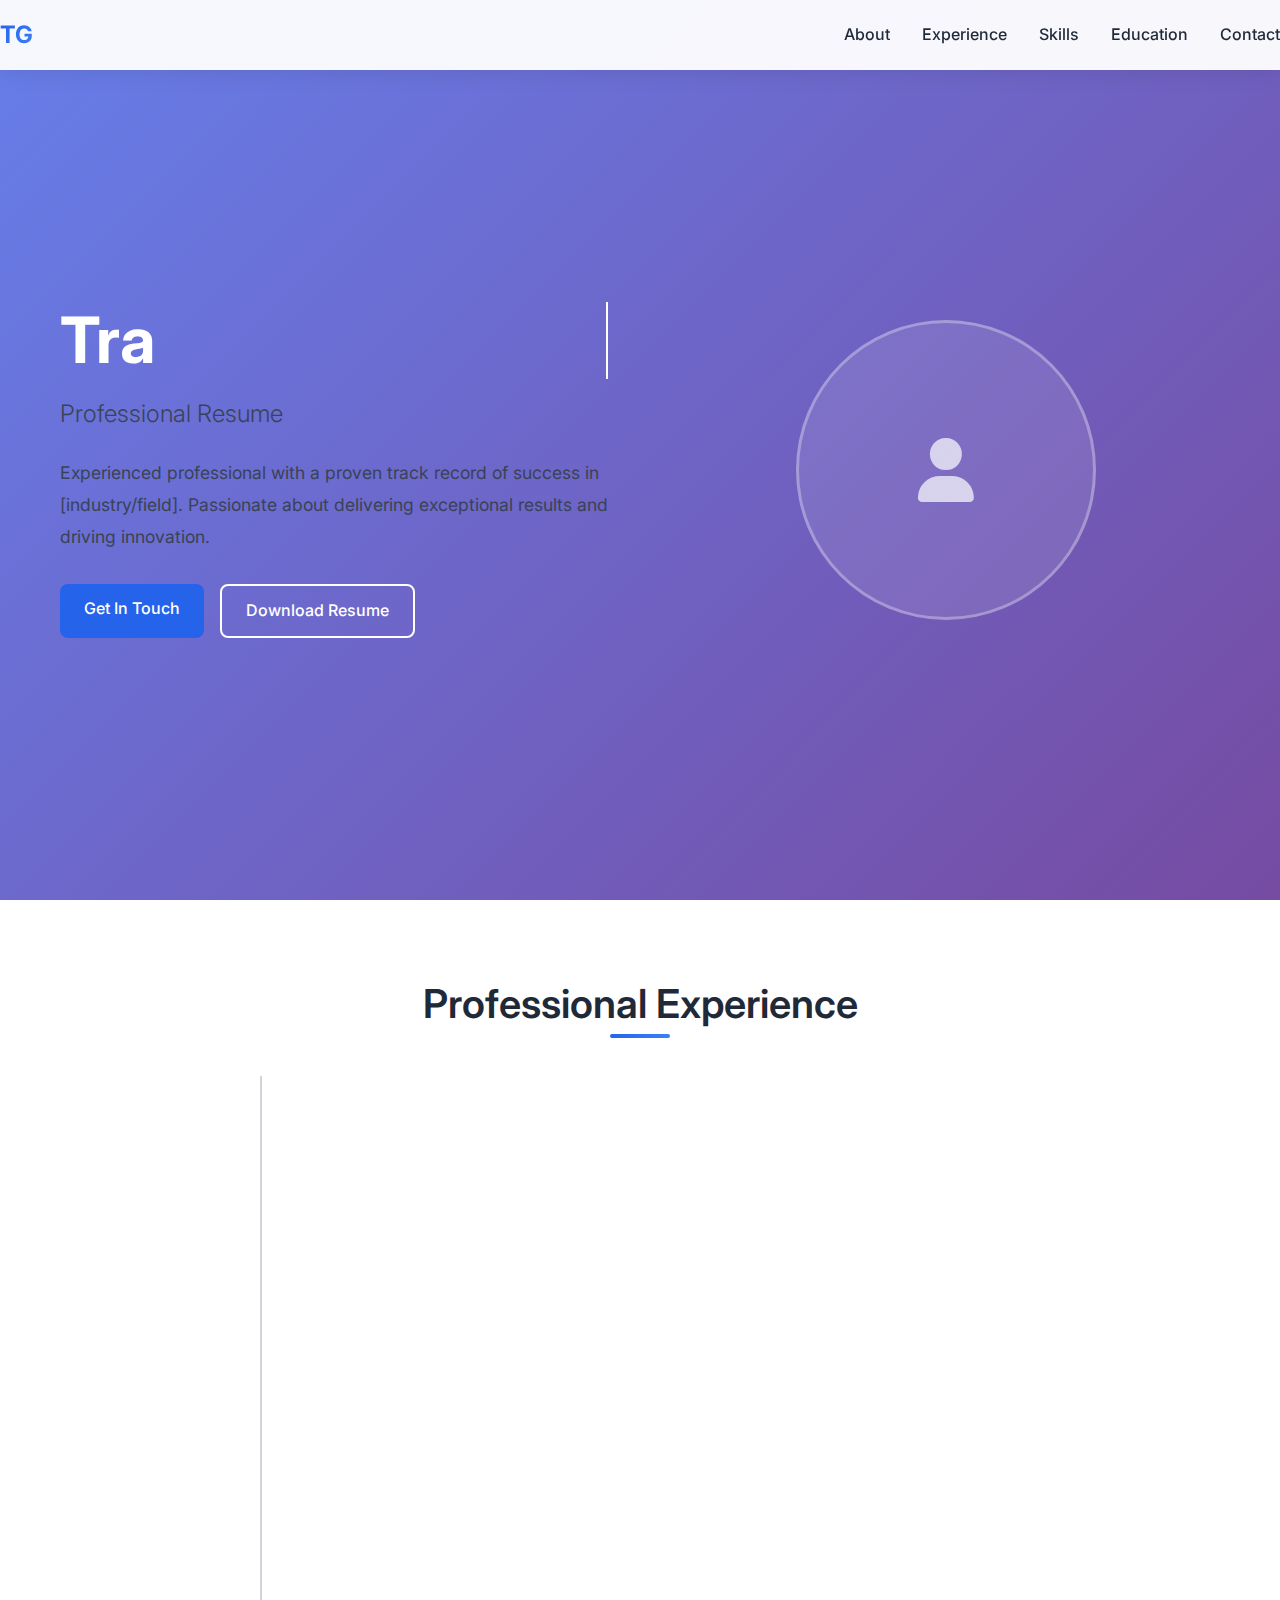
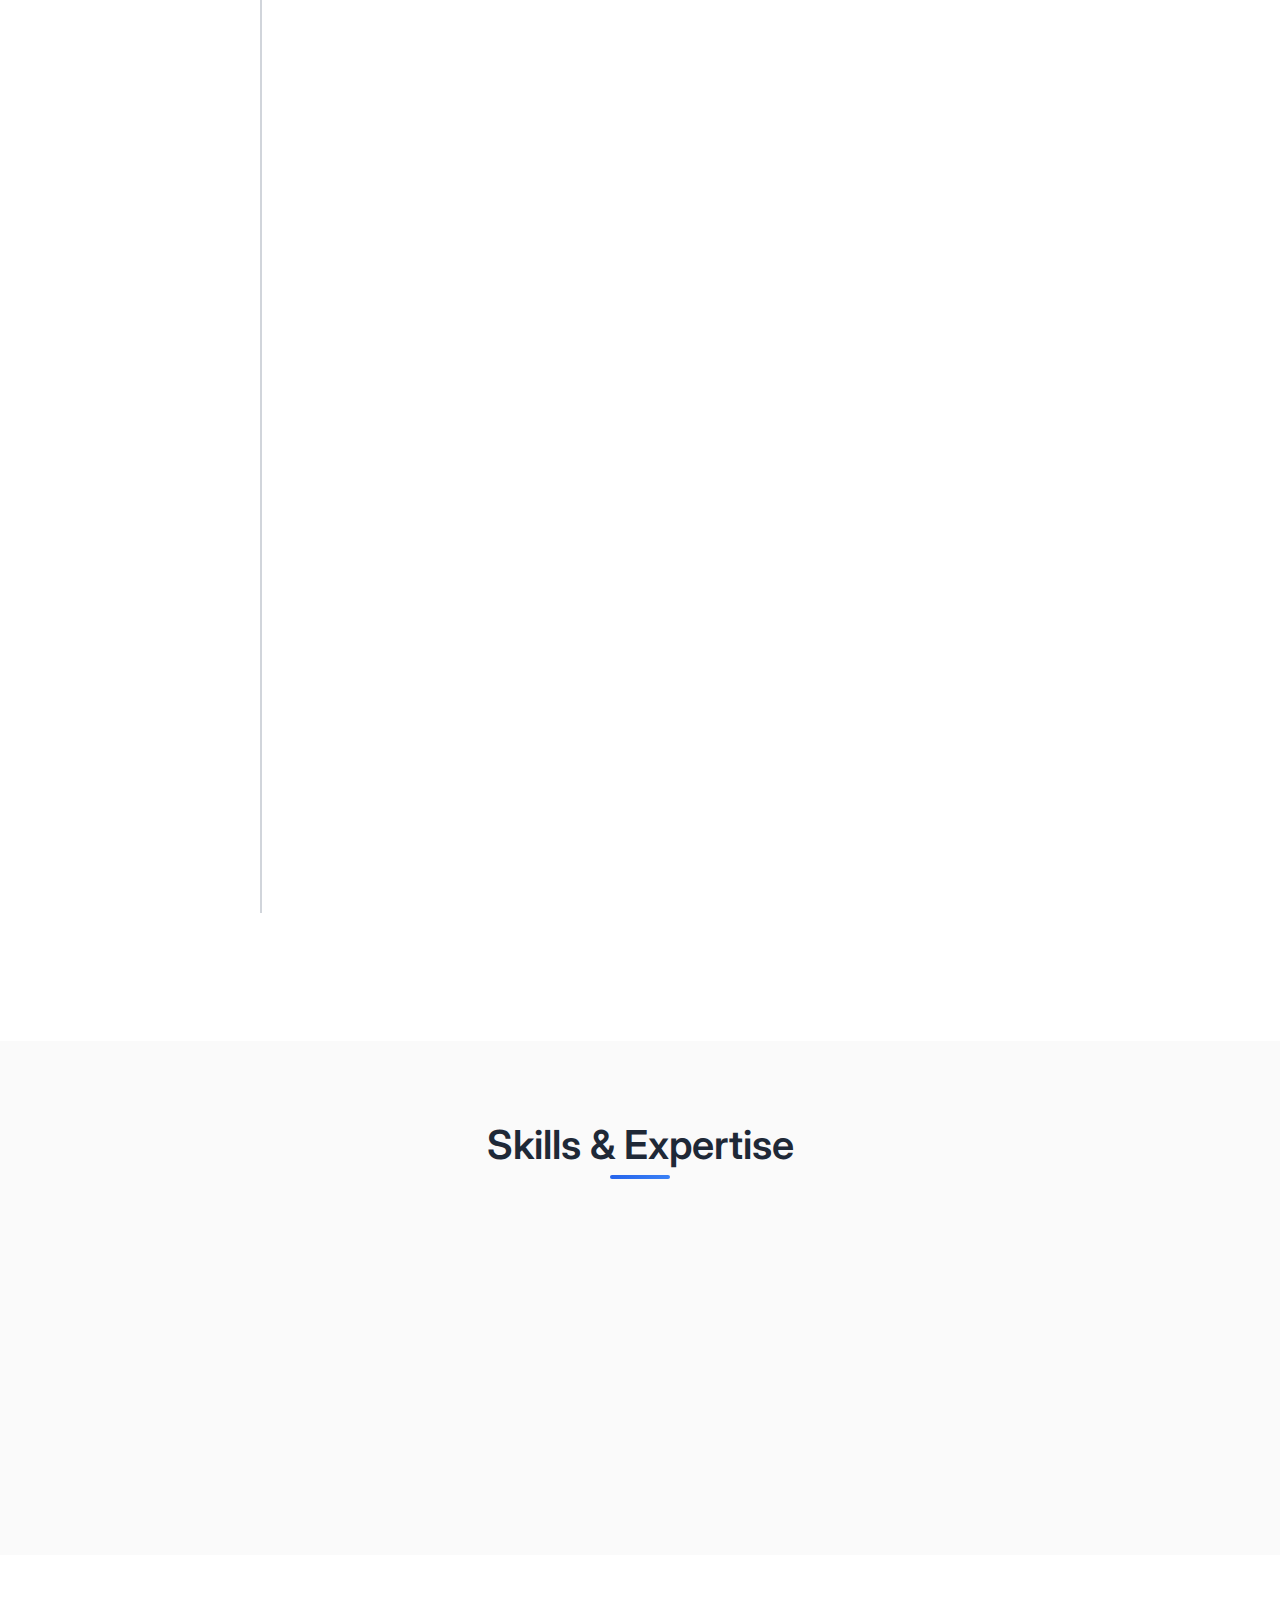
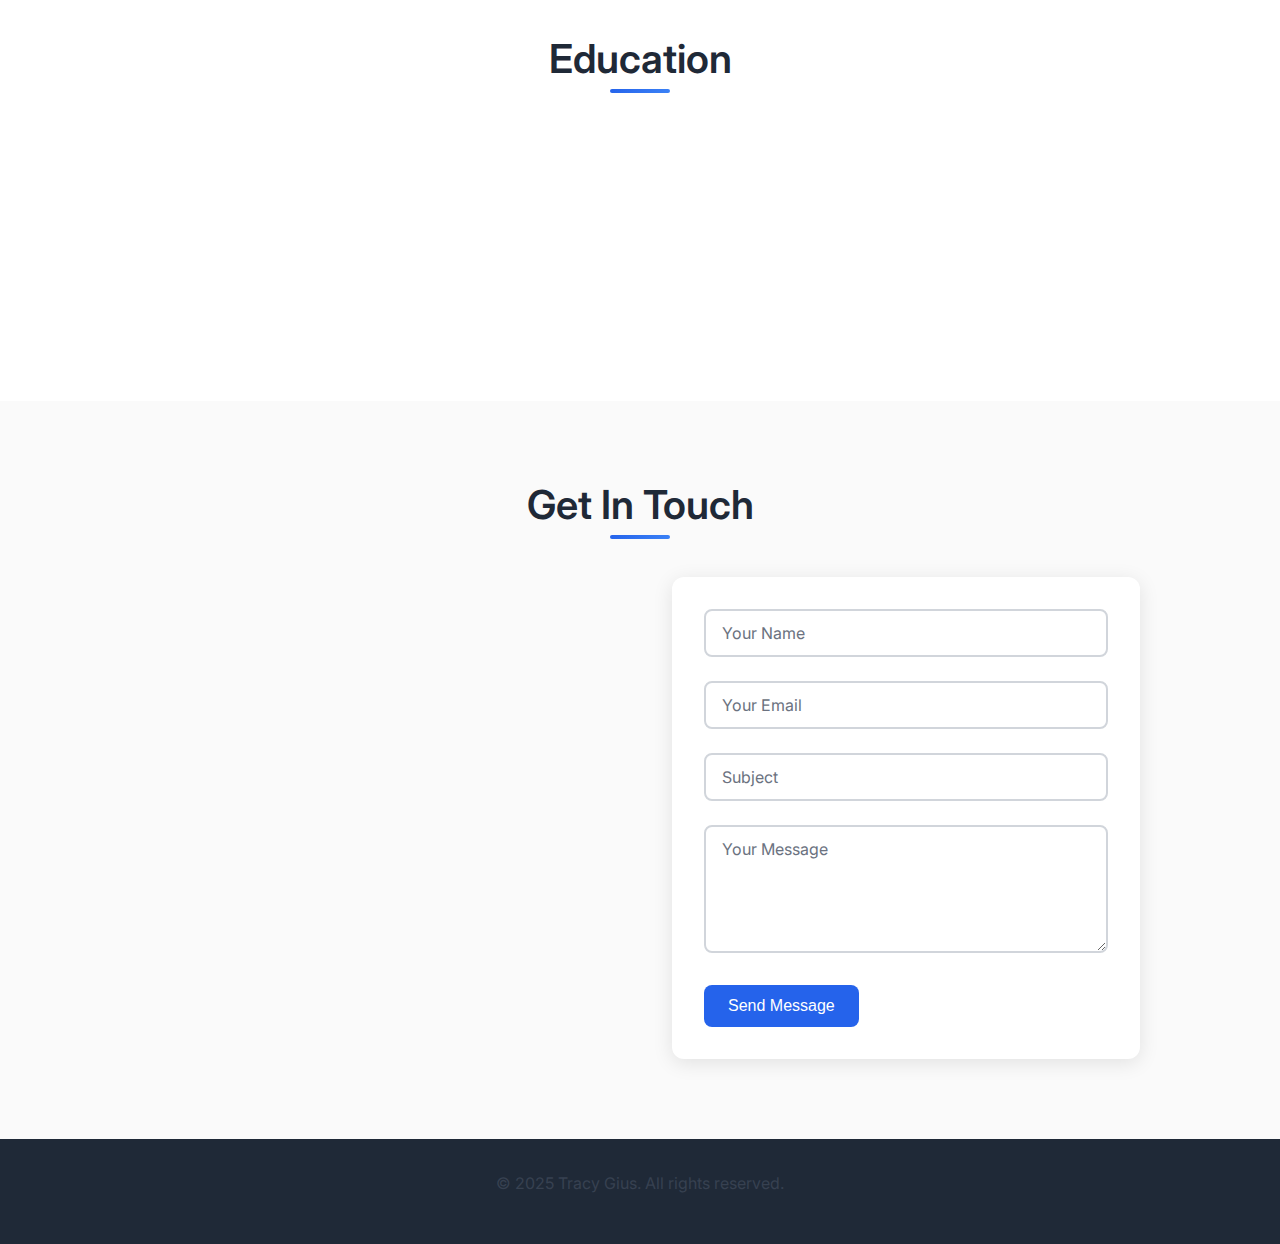
<file: index.html>
<!DOCTYPE html>
<html lang="en">
<head>
    <meta charset="UTF-8">
    <meta name="viewport" content="width=device-width, initial-scale=1.0">
    <title>Tracy Gius - Professional Resume</title>
    <link rel="stylesheet" href="style.css">
    <link href="https://fonts.googleapis.com/css2?family=Inter:wght@300;400;500;600;700&display=swap" rel="stylesheet">
    <link rel="stylesheet" href="https://cdnjs.cloudflare.com/ajax/libs/font-awesome/6.0.0/css/all.min.css">
</head>
<body>
    <header class="header">
        <nav class="nav">
            <div class="nav-container">
                <div class="nav-brand">TG</div>
                <ul class="nav-menu">
                    <li><a href="#about">About</a></li>
                    <li><a href="#experience">Experience</a></li>
                    <li><a href="#skills">Skills</a></li>
                    <li><a href="#education">Education</a></li>
                    <li><a href="#contact">Contact</a></li>
                </ul>
                <div class="nav-toggle">
                    <span></span>
                    <span></span>
                    <span></span>
                </div>
            </div>
        </nav>
    </header>

    <main>
        <!-- Hero Section -->
        <section class="hero" id="about">
            <div class="container">
                <div class="hero-content">
                    <div class="hero-text">
                        <h1 class="hero-title">Tracy Gius</h1>
                        <p class="hero-subtitle">Professional Resume</p>
                        <p class="hero-description">
                            Experienced professional with a proven track record of success in [industry/field]. 
                            Passionate about delivering exceptional results and driving innovation.
                        </p>
                        <div class="hero-actions">
                            <a href="#contact" class="btn btn-primary">Get In Touch</a>
                            <a href="#" class="btn btn-secondary" id="download-resume">Download Resume</a>
                        </div>
                    </div>
                    <div class="hero-image">
                        <div class="profile-placeholder">
                            <i class="fas fa-user"></i>
                        </div>
                    </div>
                </div>
            </div>
        </section>

        <!-- Experience Section -->
        <section class="section" id="experience">
            <div class="container">
                <h2 class="section-title">Professional Experience</h2>
                <div class="timeline">
                    <div class="timeline-item">
                        <div class="timeline-marker"></div>
                        <div class="timeline-content">
                            <h3 class="job-title">Senior Software Engineer</h3>
                            <p class="company">Microsoft</p>
                            <p class="duration">April 2017 – December 2024</p>
                            <p style="color: #6b7280; font-size: 0.9rem; margin-bottom: 1rem;">Viva Engage Engineering Systems Team</p>
                            <ul class="job-description">
                                <li>Served as team scrum master. Run retrospective and planning meetings. Implemented support for language/SDK version updates in build infrastructure.</li>
                                <li>Maintained and created Docker Images used by build and release infrastructure. Wrote and evaluated quarterly team objectives in conjunction with leadership's business objectives.</li>
                                <li>Guided migration from monolithic Node repository from Lerna to Rush. Ensured that migration was compatible with their build infrastructure.</li>
                                <li>Created and managed templated continuous-integration and continuous-delivery pipelines including their policies, builds and deploys of 100+ Dockerized services.</li>
                                <li>Convert build pipelines from UI configured to YAML managed pipelines, allowing CI infrastructure changes to be reviewed and committed like any other code.</li>
                                <li>Migrated legacy devops systems (Team city, Travis, Jira, etc.) into Azure Devops and Azure. Clearly communicated benefits to teams.</li>
                            </ul>
                        </div>
                    </div>

                    <div class="timeline-item">
                        <div class="timeline-marker"></div>
                        <div class="timeline-content">
                            <h3 class="job-title">Quality Software Engineer</h3>
                            <p class="company">Dell EMC</p>
                            <p class="duration">March 2015 - March 2017</p>
                            <ul class="job-description">
                                <li>Open Source Project Rack HD - Platform agnostic management and orchestration of physical hardware.</li>
                                <li>SCRUM Master for multiple teams in diverse locations.</li>
                                <li>Maintain and manage Continuous Integration Test Servers. Integration with Jenkins and Travis CI.</li>
                                <li>Developed code quality standards and drove adoption of high quality review practices.</li>
                                <li>Presented Agile practices and benefits to traditional Waterfall teams.</li>
                            </ul>
                        </div>
                    </div>

                    <div class="timeline-item">
                        <div class="timeline-marker"></div>
                        <div class="timeline-content">
                            <h3 class="job-title">Software Engineer</h3>
                            <p class="company">Renasar Technologies (acquired by Dell EMC)</p>
                            <p class="duration">August 2014 - March 2015</p>
                            <ul class="job-description">
                                <li>Responsible for QA efforts of Renasar's converged infrastructure platform.</li>
                                <li>Extensive manual and automated integration testing of the backend server and User Interface.</li>
                                <li>Owned the company's Jenkin's based continuous integration system.</li>
                                <li>Provided feedback on development designs testability.</li>
                                <li>Reported on code coverage and enhanced suites where needed.</li>
                            </ul>
                        </div>
                    </div>
                </div>
            </div>
        </section>

        <!-- Skills Section -->
        <section class="section" id="skills">
            <div class="container">
                <h2 class="section-title">Skills & Expertise</h2>
                <div class="skills-grid">
                    <div class="skill-category">
                        <h3 class="skill-category-title">Languages</h3>
                        <div class="skill-tags">
                            <span class="skill-tag">Go</span>
                            <span class="skill-tag">Java</span>
                            <span class="skill-tag">Bash</span>
                            <span class="skill-tag">JavaScript</span>
                            <span class="skill-tag">Ruby</span>
                            <span class="skill-tag">Python</span>
                        </div>
                    </div>

                    <div class="skill-category">
                        <h3 class="skill-category-title">Libraries/Tools</h3>
                        <div class="skill-tags">
                            <span class="skill-tag">Azure DevOps</span>
                            <span class="skill-tag">Azure</span>
                            <span class="skill-tag">Kubernetes</span>
                            <span class="skill-tag">Git</span>
                            <span class="skill-tag">Docker</span>
                            <span class="skill-tag">Power BI</span>
                            <span class="skill-tag">Kusto Query Language</span>
                        </div>
                    </div>

                    <div class="skill-category">
                        <h3 class="skill-category-title">Other</h3>
                        <div class="skill-tags">
                            <span class="skill-tag">Agile Trained</span>
                            <span class="skill-tag">Linux</span>
                        </div>
                    </div>
                </div>
            </div>
        </section>

        <!-- Education Section -->
        <section class="section" id="education">
            <div class="container">
                <h2 class="section-title">Education</h2>
                <div class="education-grid">
                    <div class="education-item">
                        <div class="education-icon">
                            <i class="fas fa-graduation-cap"></i>
                        </div>
                        <div class="education-content">
                            <h3 class="degree">Master of Software Engineering (MSSE)</h3>
                            <p class="institution">Seattle University, Seattle, WA</p>
                            <p class="graduation-year">Emphasis: Software Project Planning/Management</p>
                        </div>
                    </div>

                    <div class="education-item">
                        <div class="education-icon">
                            <i class="fas fa-graduation-cap"></i>
                        </div>
                        <div class="education-content">
                            <h3 class="degree">Bachelor of Science (BS), Software Engineering</h3>
                            <p class="institution">California Polytechnic State University, San Luis Obispo, CA</p>
                        </div>
                    </div>
                </div>
            </div>
        </section>

        <!-- Contact Section -->
        <section class="section" id="contact">
            <div class="container">
                <h2 class="section-title">Get In Touch</h2>
                <div class="contact-content">
                    <div class="contact-info">
                        <div class="contact-item">
                            <i class="fas fa-envelope"></i>
                            <div>
                                <h4>Email</h4>
                                <p><a href="mailto:tldavies87@gmail.com">tldavies87@gmail.com</a></p>
                            </div>
                        </div>
                        <div class="contact-item">
                            <i class="fas fa-map-marker-alt"></i>
                            <div>
                                <h4>Location</h4>
                                <p>Seattle, WA</p>
                            </div>
                        </div>
                        <div class="contact-item">
                            <i class="fab fa-linkedin"></i>
                            <div>
                                <h4>LinkedIn</h4>
                                <p><a href="https://www.linkedin.com/in/daviestracy/" target="_blank" rel="noopener noreferrer">linkedin.com/in/daviestracy</a></p>
                            </div>
                        </div>
                    </div>
                    <div class="contact-form">
                        <form id="contact-form">
                            <div class="form-group">
                                <input type="text" id="name" name="name" placeholder="Your Name" required>
                            </div>
                            <div class="form-group">
                                <input type="email" id="email" name="email" placeholder="Your Email" required>
                            </div>
                            <div class="form-group">
                                <input type="text" id="subject" name="subject" placeholder="Subject" required>
                            </div>
                            <div class="form-group">
                                <textarea id="message" name="message" placeholder="Your Message" rows="5" required></textarea>
                            </div>
                            <button type="submit" class="btn btn-primary">Send Message</button>
                        </form>
                    </div>
                </div>
            </div>
        </section>
    </main>

    <footer class="footer">
        <div class="container">
            <p>&copy; 2025 Tracy Gius. All rights reserved.</p>
        </div>
    </footer>

    <script src="script.js"></script>
</body>
</html>
</file>
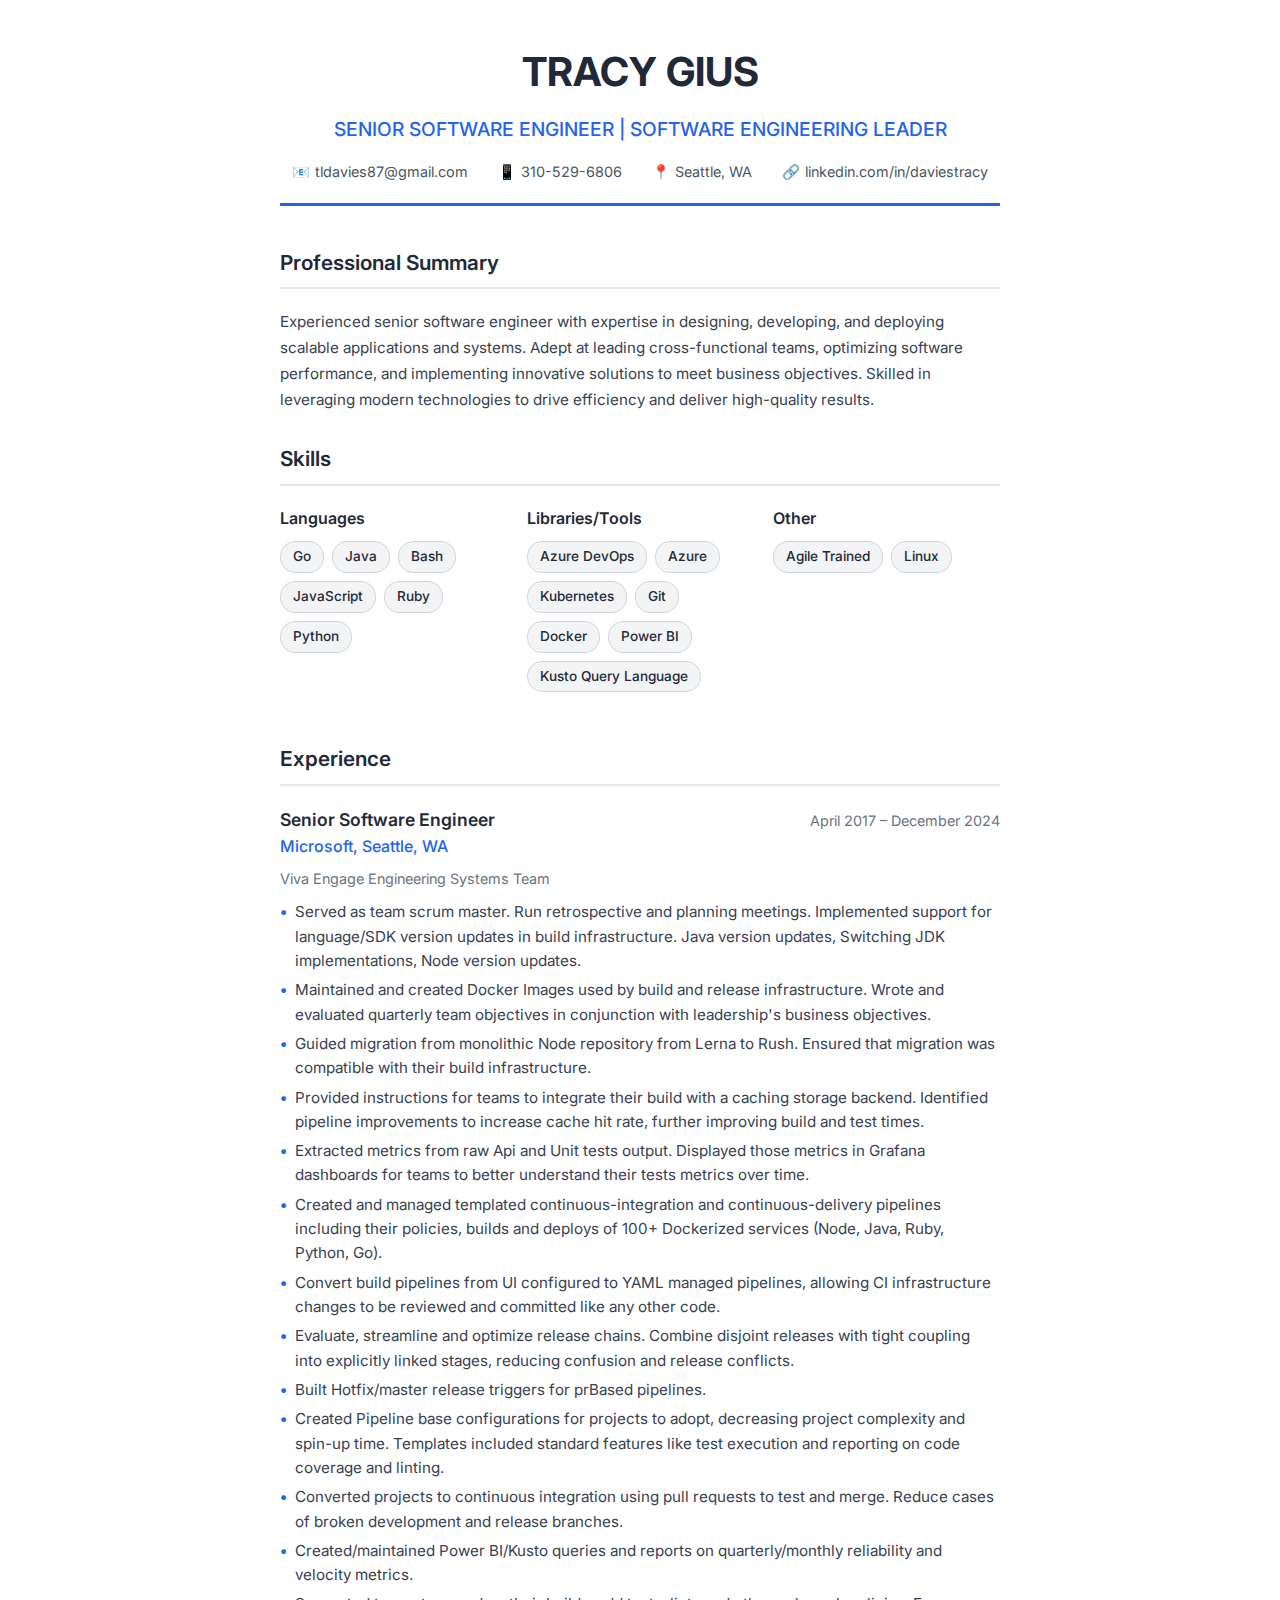
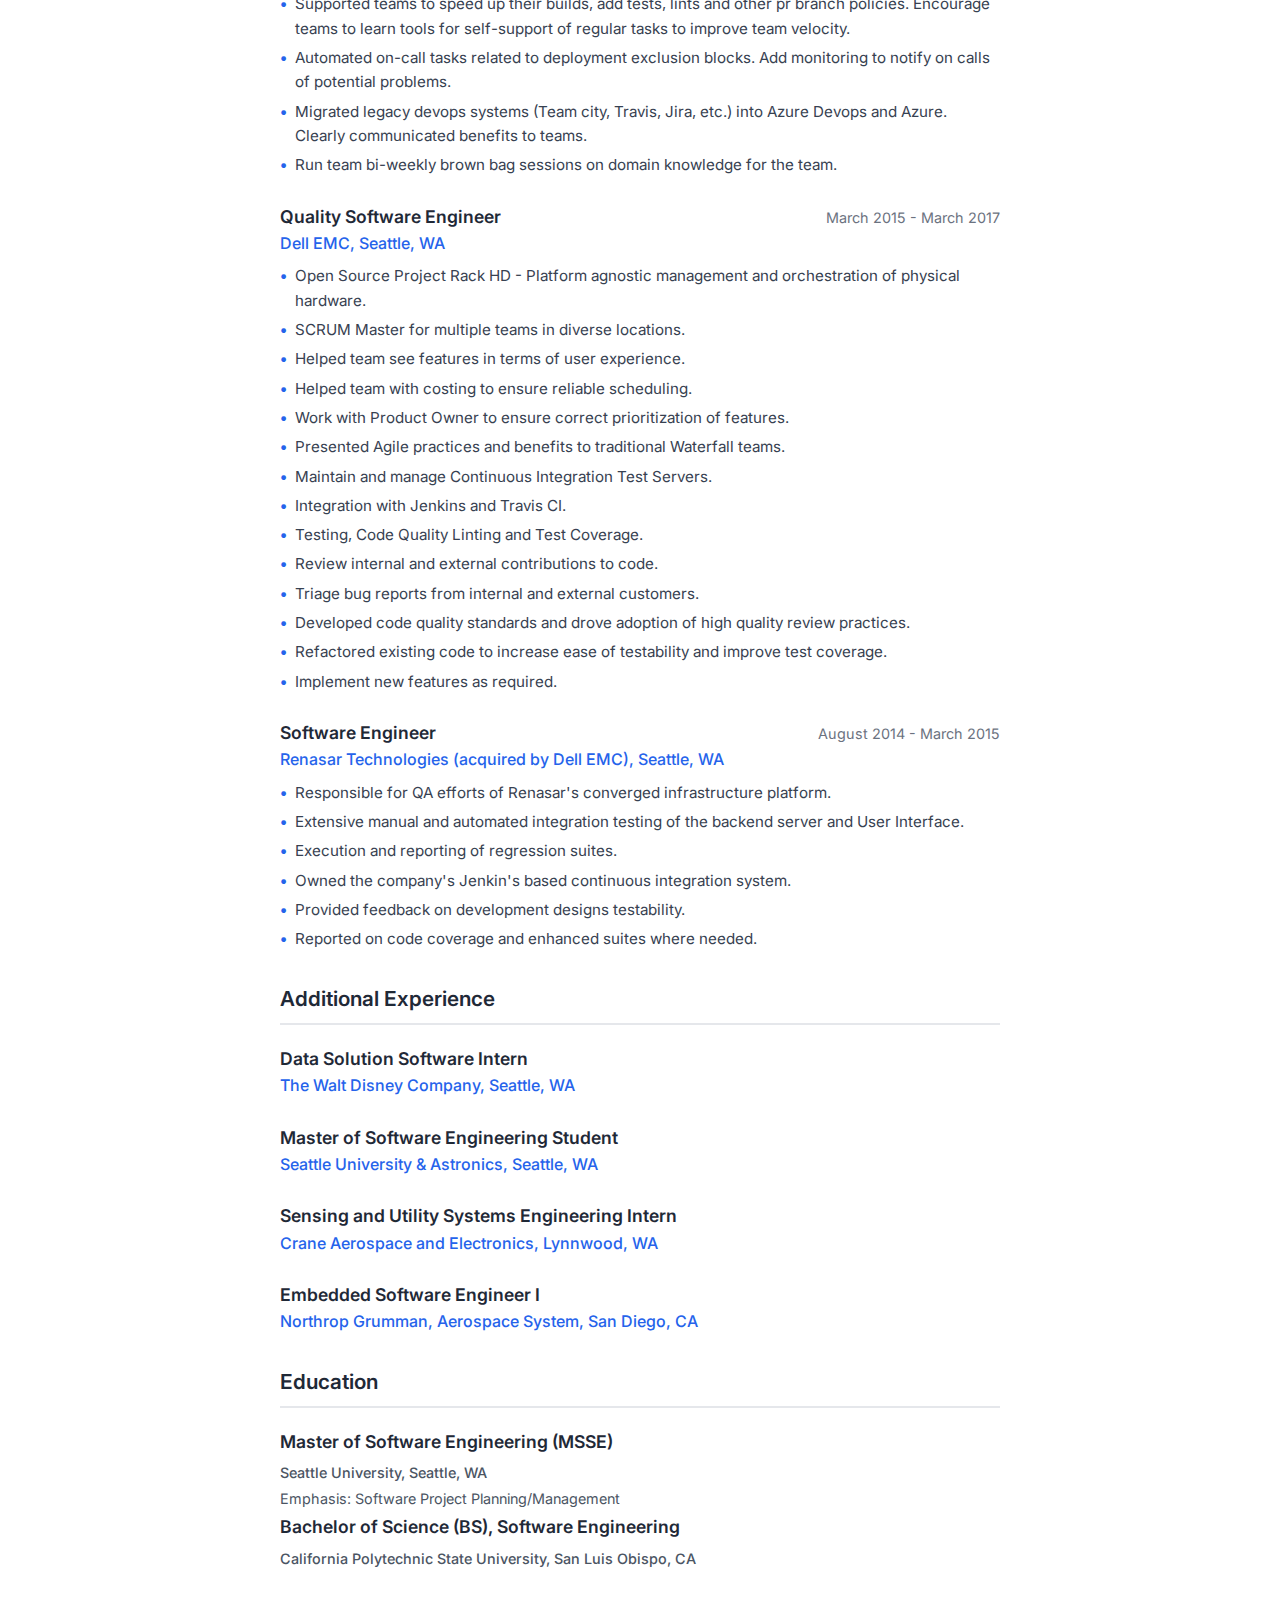
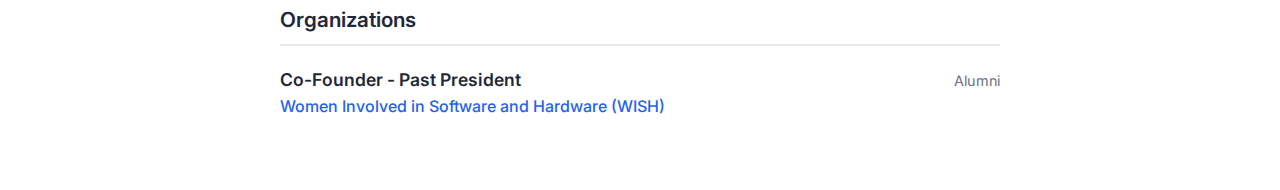
<file: resume-pdf.html>
<!DOCTYPE html>
<html lang="en">
<head>
    <meta charset="UTF-8">
    <meta name="viewport" content="width=device-width, initial-scale=1.0">
    <title>Tracy Gius - Resume</title>
    <style>
        @import url('https://fonts.googleapis.com/css2?family=Inter:wght@300;400;500;600;700&display=swap');
        
        * {
            margin: 0;
            padding: 0;
            box-sizing: border-box;
        }
        
        body {
            font-family: 'Inter', -apple-system, BlinkMacSystemFont, 'Segoe UI', Roboto, sans-serif;
            line-height: 1.6;
            color: #1a1a1a;
            background: white;
            padding: 40px;
            max-width: 800px;
            margin: 0 auto;
        }
        
        .header {
            text-align: center;
            margin-bottom: 40px;
            border-bottom: 3px solid #2563eb;
            padding-bottom: 20px;
        }
        
        .name {
            font-size: 2.5rem;
            font-weight: 700;
            color: #1f2937;
            margin-bottom: 10px;
        }
        
        .title {
            font-size: 1.2rem;
            color: #2563eb;
            font-weight: 500;
            margin-bottom: 15px;
        }
        
        .contact-info {
            display: flex;
            justify-content: center;
            gap: 30px;
            flex-wrap: wrap;
            font-size: 0.9rem;
            color: #4b5563;
        }
        
        .contact-item {
            display: flex;
            align-items: center;
            gap: 5px;
        }
        
        .section {
            margin-bottom: 30px;
        }
        
        .section-title {
            font-size: 1.3rem;
            font-weight: 600;
            color: #1f2937;
            border-bottom: 2px solid #e5e7eb;
            padding-bottom: 8px;
            margin-bottom: 20px;
        }
        
        .job {
            margin-bottom: 25px;
        }
        
        .job-header {
            display: flex;
            justify-content: space-between;
            align-items: baseline;
            margin-bottom: 8px;
        }
        
        .job-title {
            font-size: 1.1rem;
            font-weight: 600;
            color: #1f2937;
        }
        
        .company {
            font-weight: 500;
            color: #2563eb;
        }
        
        .duration {
            font-size: 0.9rem;
            color: #6b7280;
        }
        
        .job-description {
            list-style: none;
            padding-left: 0;
        }
        
        .job-description li {
            position: relative;
            padding-left: 15px;
            margin-bottom: 5px;
            color: #374151;
            font-size: 0.95rem;
        }
        
        .job-description li::before {
            content: '•';
            position: absolute;
            left: 0;
            color: #2563eb;
            font-weight: bold;
        }
        
        .skills-grid {
            display: grid;
            grid-template-columns: repeat(auto-fit, minmax(200px, 1fr));
            gap: 20px;
        }
        
        .skill-category {
            margin-bottom: 20px;
        }
        
        .skill-category-title {
            font-weight: 600;
            color: #1f2937;
            margin-bottom: 10px;
            font-size: 1rem;
        }
        
        .skill-tags {
            display: flex;
            flex-wrap: wrap;
            gap: 8px;
        }
        
        .skill-tag {
            background: #f3f4f6;
            color: #1f2937;
            padding: 4px 12px;
            border-radius: 15px;
            font-size: 0.85rem;
            font-weight: 500;
            border: 1px solid #d1d5db;
        }
        
        .education-item {
            display: flex;
            gap: 15px;
            align-items: flex-start;
        }
        
        .education-content h3 {
            font-size: 1.1rem;
            font-weight: 600;
            color: #1f2937;
            margin-bottom: 5px;
        }
        
        .education-content p {
            color: #4b5563;
            font-size: 0.9rem;
            margin-bottom: 3px;
        }
        
        .institution {
            color: #2563eb;
            font-weight: 500;
        }
        
        .summary {
            margin-bottom: 30px;
            color: #374151;
            font-size: 0.95rem;
            line-height: 1.7;
        }
        
        @media print {
            body {
                padding: 20px;
            }
            
            .section {
                page-break-inside: avoid;
            }
            
            .job {
                page-break-inside: avoid;
            }
        }
    </style>
</head>
<body>
    <div class="header">
        <h1 class="name">TRACY GIUS</h1>
        <p class="title">SENIOR SOFTWARE ENGINEER | SOFTWARE ENGINEERING LEADER</p>
        <div class="contact-info">
            <div class="contact-item">
                <span>📧</span>
                <span>tldavies87@gmail.com</span>
            </div>
            <div class="contact-item">
                <span>📱</span>
                <span>310-529-6806</span>
            </div>
            <div class="contact-item">
                <span>📍</span>
                <span>Seattle, WA</span>
            </div>
            <div class="contact-item">
                <span>🔗</span>
                <span>linkedin.com/in/daviestracy</span>
            </div>
        </div>
    </div>

    <div class="section">
        <h2 class="section-title">Professional Summary</h2>
        <p class="summary">Experienced senior software engineer with expertise in designing, developing, and deploying scalable applications and systems. Adept at leading cross-functional teams, optimizing software performance, and implementing innovative solutions to meet business objectives. Skilled in leveraging modern technologies to drive efficiency and deliver high-quality results.</p>
    </div>

    <div class="section">
        <h2 class="section-title">Skills</h2>
        <div class="skills-grid">
            <div class="skill-category">
                <h3 class="skill-category-title">Languages</h3>
                <div class="skill-tags">
                    <span class="skill-tag">Go</span>
                    <span class="skill-tag">Java</span>
                    <span class="skill-tag">Bash</span>
                    <span class="skill-tag">JavaScript</span>
                    <span class="skill-tag">Ruby</span>
                    <span class="skill-tag">Python</span>
                </div>
            </div>

            <div class="skill-category">
                <h3 class="skill-category-title">Libraries/Tools</h3>
                <div class="skill-tags">
                    <span class="skill-tag">Azure DevOps</span>
                    <span class="skill-tag">Azure</span>
                    <span class="skill-tag">Kubernetes</span>
                    <span class="skill-tag">Git</span>
                    <span class="skill-tag">Docker</span>
                    <span class="skill-tag">Power BI</span>
                    <span class="skill-tag">Kusto Query Language</span>
                </div>
            </div>

            <div class="skill-category">
                <h3 class="skill-category-title">Other</h3>
                <div class="skill-tags">
                    <span class="skill-tag">Agile Trained</span>
                    <span class="skill-tag">Linux</span>
                </div>
            </div>
        </div>
    </div>

    <div class="section">
        <h2 class="section-title">Experience</h2>
        
        <div class="job">
            <div class="job-header">
                <div>
                    <div class="job-title">Senior Software Engineer</div>
                    <div class="company">Microsoft, Seattle, WA</div>
                </div>
                <div class="duration">April 2017 – December 2024</div>
            </div>
            <div style="margin-bottom: 10px; color: #6b7280; font-size: 0.9rem;">Viva Engage Engineering Systems Team</div>
            <ul class="job-description">
                <li>Served as team scrum master. Run retrospective and planning meetings. Implemented support for language/SDK version updates in build infrastructure. Java version updates, Switching JDK implementations, Node version updates.</li>
                <li>Maintained and created Docker Images used by build and release infrastructure. Wrote and evaluated quarterly team objectives in conjunction with leadership's business objectives.</li>
                <li>Guided migration from monolithic Node repository from Lerna to Rush. Ensured that migration was compatible with their build infrastructure.</li>
                <li>Provided instructions for teams to integrate their build with a caching storage backend. Identified pipeline improvements to increase cache hit rate, further improving build and test times.</li>
                <li>Extracted metrics from raw Api and Unit tests output. Displayed those metrics in Grafana dashboards for teams to better understand their tests metrics over time.</li>
                <li>Created and managed templated continuous-integration and continuous-delivery pipelines including their policies, builds and deploys of 100+ Dockerized services (Node, Java, Ruby, Python, Go).</li>
                <li>Convert build pipelines from UI configured to YAML managed pipelines, allowing CI infrastructure changes to be reviewed and committed like any other code.</li>
                <li>Evaluate, streamline and optimize release chains. Combine disjoint releases with tight coupling into explicitly linked stages, reducing confusion and release conflicts.</li>
                <li>Built Hotfix/master release triggers for prBased pipelines.</li>
                <li>Created Pipeline base configurations for projects to adopt, decreasing project complexity and spin-up time. Templates included standard features like test execution and reporting on code coverage and linting.</li>
                <li>Converted projects to continuous integration using pull requests to test and merge. Reduce cases of broken development and release branches.</li>
                <li>Created/maintained Power BI/Kusto queries and reports on quarterly/monthly reliability and velocity metrics.</li>
                <li>Supported teams to speed up their builds, add tests, lints and other pr branch policies. Encourage teams to learn tools for self-support of regular tasks to improve team velocity.</li>
                <li>Automated on-call tasks related to deployment exclusion blocks. Add monitoring to notify on calls of potential problems.</li>
                <li>Migrated legacy devops systems (Team city, Travis, Jira, etc.) into Azure Devops and Azure. Clearly communicated benefits to teams.</li>
                <li>Run team bi-weekly brown bag sessions on domain knowledge for the team.</li>
            </ul>
        </div>

        <div class="job">
            <div class="job-header">
                <div>
                    <div class="job-title">Quality Software Engineer</div>
                    <div class="company">Dell EMC, Seattle, WA</div>
                </div>
                <div class="duration">March 2015 - March 2017</div>
            </div>
            <ul class="job-description">
                <li>Open Source Project Rack HD - Platform agnostic management and orchestration of physical hardware.</li>
                <li>SCRUM Master for multiple teams in diverse locations.</li>
                <li>Helped team see features in terms of user experience.</li>
                <li>Helped team with costing to ensure reliable scheduling.</li>
                <li>Work with Product Owner to ensure correct prioritization of features.</li>
                <li>Presented Agile practices and benefits to traditional Waterfall teams.</li>
                <li>Maintain and manage Continuous Integration Test Servers.</li>
                <li>Integration with Jenkins and Travis CI.</li>
                <li>Testing, Code Quality Linting and Test Coverage.</li>
                <li>Review internal and external contributions to code.</li>
                <li>Triage bug reports from internal and external customers.</li>
                <li>Developed code quality standards and drove adoption of high quality review practices.</li>
                <li>Refactored existing code to increase ease of testability and improve test coverage.</li>
                <li>Implement new features as required.</li>
            </ul>
        </div>

        <div class="job">
            <div class="job-header">
                <div>
                    <div class="job-title">Software Engineer</div>
                    <div class="company">Renasar Technologies (acquired by Dell EMC), Seattle, WA</div>
                </div>
                <div class="duration">August 2014 - March 2015</div>
            </div>
            <ul class="job-description">
                <li>Responsible for QA efforts of Renasar's converged infrastructure platform.</li>
                <li>Extensive manual and automated integration testing of the backend server and User Interface.</li>
                <li>Execution and reporting of regression suites.</li>
                <li>Owned the company's Jenkin's based continuous integration system.</li>
                <li>Provided feedback on development designs testability.</li>
                <li>Reported on code coverage and enhanced suites where needed.</li>
            </ul>
        </div>
    </div>

    <div class="section">
        <h2 class="section-title">Additional Experience</h2>
        <div class="job">
            <div class="job-header">
                <div>
                    <div class="job-title">Data Solution Software Intern</div>
                    <div class="company">The Walt Disney Company, Seattle, WA</div>
                </div>
                <div class="duration"></div>
            </div>
        </div>
        <div class="job">
            <div class="job-header">
                <div>
                    <div class="job-title">Master of Software Engineering Student</div>
                    <div class="company">Seattle University & Astronics, Seattle, WA</div>
                </div>
                <div class="duration"></div>
            </div>
        </div>
        <div class="job">
            <div class="job-header">
                <div>
                    <div class="job-title">Sensing and Utility Systems Engineering Intern</div>
                    <div class="company">Crane Aerospace and Electronics, Lynnwood, WA</div>
                </div>
                <div class="duration"></div>
            </div>
        </div>
        <div class="job">
            <div class="job-header">
                <div>
                    <div class="job-title">Embedded Software Engineer I</div>
                    <div class="company">Northrop Grumman, Aerospace System, San Diego, CA</div>
                </div>
                <div class="duration"></div>
            </div>
        </div>
    </div>

    <div class="section">
        <h2 class="section-title">Education</h2>
        <div class="education-item">
            <div class="education-content">
                <h3>Master of Software Engineering (MSSE)</h3>
                <p class="institution">Seattle University, Seattle, WA</p>
                <p class="graduation-year">Emphasis: Software Project Planning/Management</p>
            </div>
        </div>
        <div class="education-item">
            <div class="education-content">
                <h3>Bachelor of Science (BS), Software Engineering</h3>
                <p class="institution">California Polytechnic State University, San Luis Obispo, CA</p>
            </div>
        </div>
    </div>

    <div class="section">
        <h2 class="section-title">Organizations</h2>
        <div class="job">
            <div class="job-header">
                <div>
                    <div class="job-title">Co-Founder - Past President</div>
                    <div class="company">Women Involved in Software and Hardware (WISH)</div>
                </div>
                <div class="duration">Alumni</div>
            </div>
        </div>
    </div>
</body>
</html>
</file>
<file: style.css>
/* Reset and Base Styles */
* {
    margin: 0;
    padding: 0;
    box-sizing: border-box;
}

html {
    scroll-behavior: smooth;
}

body {
    font-family: 'Inter', -apple-system, BlinkMacSystemFont, 'Segoe UI', Roboto, sans-serif;
    line-height: 1.6;
    color: #1a1a1a;
    background-color: #fafafa;
}

.container {
    max-width: 1200px;
    margin: 0 auto;
    padding: 0 20px;
}

/* Typography */
h1, h2, h3, h4, h5, h6 {
    font-weight: 600;
    line-height: 1.2;
    margin-bottom: 1rem;
}

h1 { font-size: 3rem; }
h2 { font-size: 2.5rem; }
h3 { font-size: 1.5rem; }
h4 { font-size: 1.25rem; }

p {
    margin-bottom: 1rem;
    color: #374151;
}

/* Header and Navigation */
.header {
    position: fixed;
    top: 0;
    width: 100%;
    background: rgba(255, 255, 255, 0.95);
    backdrop-filter: blur(10px);
    z-index: 1000;
    box-shadow: 0 2px 20px rgba(0, 0, 0, 0.1);
}

.nav-container {
    display: flex;
    justify-content: space-between;
    align-items: center;
    padding: 1rem 0;
}

.nav-brand {
    font-size: 1.5rem;
    font-weight: 700;
    color: #2563eb;
    background: linear-gradient(135deg, #2563eb, #3b82f6);
    -webkit-background-clip: text;
    -webkit-text-fill-color: transparent;
    background-clip: text;
}

.nav-menu {
    display: flex;
    list-style: none;
    gap: 2rem;
}

.nav-menu a {
    text-decoration: none;
    color: #1f2937;
    font-weight: 500;
    transition: color 0.3s ease;
    position: relative;
}

.nav-menu a:hover {
    color: #2563eb;
}

.nav-menu a::after {
    content: '';
    position: absolute;
    bottom: -5px;
    left: 0;
    width: 0;
    height: 2px;
    background: #2563eb;
    transition: width 0.3s ease;
}

.nav-menu a:hover::after {
    width: 100%;
}

.nav-toggle {
    display: none;
    flex-direction: column;
    cursor: pointer;
}

.nav-toggle span {
    width: 25px;
    height: 3px;
    background: #1f2937;
    margin: 3px 0;
    transition: 0.3s;
}

/* Hero Section */
.hero {
    padding: 120px 0 80px;
    background: linear-gradient(135deg, #667eea 0%, #764ba2 100%);
    color: white;
    min-height: 100vh;
    display: flex;
    align-items: center;
}

.hero-content {
    display: grid;
    grid-template-columns: 1fr 1fr;
    gap: 4rem;
    align-items: center;
}

.hero-title {
    font-size: 4rem;
    font-weight: 700;
    margin-bottom: 1rem;
    color: white;
}

.hero-subtitle {
    font-size: 1.5rem;
    font-weight: 300;
    margin-bottom: 1.5rem;
    opacity: 0.95;
}

.hero-description {
    font-size: 1.1rem;
    line-height: 1.8;
    margin-bottom: 2rem;
    opacity: 0.95;
}

.hero-actions {
    display: flex;
    gap: 1rem;
    flex-wrap: wrap;
}

.btn {
    display: inline-block;
    padding: 12px 24px;
    border-radius: 8px;
    text-decoration: none;
    font-weight: 500;
    transition: all 0.3s ease;
    border: none;
    cursor: pointer;
    font-size: 1rem;
}

.btn-primary {
    background: #2563eb;
    color: white;
}

.btn-primary:hover {
    background: #1d4ed8;
    transform: translateY(-2px);
    box-shadow: 0 10px 25px rgba(37, 99, 235, 0.3);
}

.btn-secondary {
    background: transparent;
    color: white;
    border: 2px solid white;
}

.btn-secondary:hover {
    background: white;
    color: #2563eb;
    transform: translateY(-2px);
}

.hero-image {
    display: flex;
    justify-content: center;
    align-items: center;
}

.profile-placeholder {
    width: 300px;
    height: 300px;
    border-radius: 50%;
    background: rgba(255, 255, 255, 0.1);
    display: flex;
    align-items: center;
    justify-content: center;
    font-size: 4rem;
    color: rgba(255, 255, 255, 0.7);
    border: 3px solid rgba(255, 255, 255, 0.3);
}

/* Section Styles */
.section {
    padding: 80px 0;
}

.section:nth-child(even) {
    background: white;
}

.section-title {
    text-align: center;
    margin-bottom: 3rem;
    color: #1f2937;
    position: relative;
}

.section-title::after {
    content: '';
    position: absolute;
    bottom: -10px;
    left: 50%;
    transform: translateX(-50%);
    width: 60px;
    height: 4px;
    background: linear-gradient(135deg, #2563eb, #3b82f6);
    border-radius: 2px;
}

/* Timeline Styles */
.timeline {
    position: relative;
    max-width: 800px;
    margin: 0 auto;
}

.timeline::before {
    content: '';
    position: absolute;
    left: 20px;
    top: 0;
    bottom: 0;
    width: 2px;
    background: #d1d5db;
}

.timeline-item {
    position: relative;
    margin-bottom: 3rem;
    padding-left: 60px;
}

.timeline-marker {
    position: absolute;
    left: 11px;
    top: 0;
    width: 20px;
    height: 20px;
    border-radius: 50%;
    background: #2563eb;
    border: 4px solid white;
    box-shadow: 0 0 0 3px #d1d5db;
}

.timeline-content {
    background: white;
    padding: 2rem;
    border-radius: 12px;
    box-shadow: 0 4px 20px rgba(0, 0, 0, 0.1);
    transition: transform 0.3s ease;
}

.timeline-content:hover {
    transform: translateY(-5px);
}

.job-title {
    color: #1f2937;
    margin-bottom: 0.5rem;
}

.company {
    color: #2563eb;
    font-weight: 500;
    margin-bottom: 0.25rem;
}

.duration {
    color: #4b5563;
    font-size: 0.9rem;
    margin-bottom: 1rem;
}

.job-description {
    list-style: none;
    padding-left: 0;
}

.job-description li {
    position: relative;
    padding-left: 1.5rem;
    margin-bottom: 0.5rem;
    color: #374151;
}

.job-description li::before {
    content: '▸';
    position: absolute;
    left: 0;
    color: #2563eb;
    font-weight: bold;
}

/* Skills Section */
.skills-grid {
    display: grid;
    grid-template-columns: repeat(auto-fit, minmax(300px, 1fr));
    gap: 2rem;
}

.skill-category {
    background: white;
    padding: 2rem;
    border-radius: 12px;
    box-shadow: 0 4px 20px rgba(0, 0, 0, 0.1);
}

.skill-category-title {
    color: #1f2937;
    margin-bottom: 1.5rem;
    text-align: center;
}

.skill-tags {
    display: flex;
    flex-wrap: wrap;
    gap: 0.75rem;
}

.skill-tag {
    background: #f3f4f6;
    color: #1f2937;
    padding: 0.5rem 1rem;
    border-radius: 20px;
    font-size: 0.9rem;
    font-weight: 500;
    transition: all 0.3s ease;
}

.skill-tag:hover {
    background: #2563eb;
    color: white;
    transform: translateY(-2px);
}

/* Education Section */
.education-grid {
    display: grid;
    grid-template-columns: repeat(auto-fit, minmax(400px, 1fr));
    gap: 2rem;
}

.education-item {
    background: white;
    padding: 2rem;
    border-radius: 12px;
    box-shadow: 0 4px 20px rgba(0, 0, 0, 0.1);
    display: flex;
    gap: 1.5rem;
    transition: transform 0.3s ease;
}

.education-item:hover {
    transform: translateY(-5px);
}

.education-icon {
    flex-shrink: 0;
    width: 60px;
    height: 60px;
    background: linear-gradient(135deg, #2563eb, #3b82f6);
    border-radius: 50%;
    display: flex;
    align-items: center;
    justify-content: center;
    color: white;
    font-size: 1.5rem;
}

.education-content {
    flex: 1;
}

.degree {
    color: #1f2937;
    margin-bottom: 0.5rem;
}

.institution {
    color: #2563eb;
    font-weight: 500;
    margin-bottom: 0.25rem;
}

.graduation-year, .gpa {
    color: #4b5563;
    font-size: 0.9rem;
    margin-bottom: 0.5rem;
}

.relevant-coursework, .certification-details {
    color: #374151;
    font-size: 0.9rem;
    line-height: 1.6;
}

/* Contact Section */
.contact-content {
    display: grid;
    grid-template-columns: 1fr 1fr;
    gap: 4rem;
    max-width: 1000px;
    margin: 0 auto;
}

.contact-info {
    display: flex;
    flex-direction: column;
    gap: 2rem;
}

.contact-item {
    display: flex;
    align-items: center;
    gap: 1rem;
    padding: 1.5rem;
    background: white;
    border-radius: 12px;
    box-shadow: 0 4px 20px rgba(0, 0, 0, 0.1);
    transition: transform 0.3s ease;
}

.contact-item:hover {
    transform: translateY(-3px);
}

.contact-item i {
    width: 40px;
    height: 40px;
    background: linear-gradient(135deg, #2563eb, #3b82f6);
    border-radius: 50%;
    display: flex;
    align-items: center;
    justify-content: center;
    color: white;
    font-size: 1.1rem;
}

.contact-item h4 {
    color: #1f2937;
    margin-bottom: 0.25rem;
}

.contact-item p {
    color: #4b5563;
    margin-bottom: 0;
}

.contact-form {
    background: white;
    padding: 2rem;
    border-radius: 12px;
    box-shadow: 0 4px 20px rgba(0, 0, 0, 0.1);
}

.form-group {
    margin-bottom: 1.5rem;
}

.form-group input,
.form-group textarea {
    width: 100%;
    padding: 12px 16px;
    border: 2px solid #d1d5db;
    border-radius: 8px;
    font-size: 1rem;
    transition: border-color 0.3s ease;
    font-family: inherit;
    color: #1f2937;
    background: white;
}

.form-group input:focus,
.form-group textarea:focus {
    outline: none;
    border-color: #2563eb;
    box-shadow: 0 0 0 3px rgba(37, 99, 235, 0.1);
}

.form-group input::placeholder,
.form-group textarea::placeholder {
    color: #6b7280;
}

.form-group textarea {
    resize: vertical;
    min-height: 120px;
}

/* Footer */
.footer {
    background: #1f2937;
    color: white;
    text-align: center;
    padding: 2rem 0;
}

/* Responsive Design */
@media (max-width: 768px) {
    .nav-menu {
        display: none;
    }
    
    .nav-toggle {
        display: flex;
    }
    
    .hero-content {
        grid-template-columns: 1fr;
        text-align: center;
        gap: 2rem;
    }
    
    .hero-title {
        font-size: 2.5rem;
    }
    
    .hero-actions {
        justify-content: center;
    }
    
    .profile-placeholder {
        width: 200px;
        height: 200px;
        font-size: 3rem;
    }
    
    .timeline::before {
        left: 15px;
    }
    
    .timeline-item {
        padding-left: 50px;
    }
    
    .timeline-marker {
        left: 6px;
        width: 18px;
        height: 18px;
    }
    
    .contact-content {
        grid-template-columns: 1fr;
        gap: 2rem;
    }
    
    .education-grid {
        grid-template-columns: 1fr;
    }
    
    .skills-grid {
        grid-template-columns: 1fr;
    }
    
    .section {
        padding: 60px 0;
    }
    
    .hero {
        padding: 100px 0 60px;
    }
}

@media (max-width: 480px) {
    .container {
        padding: 0 15px;
    }
    
    .hero-title {
        font-size: 2rem;
    }
    
    .hero-subtitle {
        font-size: 1.25rem;
    }
    
    .section-title {
        font-size: 2rem;
    }
    
    .timeline-content,
    .skill-category,
    .education-item,
    .contact-form {
        padding: 1.5rem;
    }
    
    .btn {
        padding: 10px 20px;
        font-size: 0.9rem;
    }
}

/* Animations */
@keyframes fadeInUp {
    from {
        opacity: 0;
        transform: translateY(30px);
    }
    to {
        opacity: 1;
        transform: translateY(0);
    }
}

.timeline-item,
.skill-category,
.education-item,
.contact-item {
    animation: fadeInUp 0.6s ease forwards;
}

.timeline-item:nth-child(1) { animation-delay: 0.1s; }
.timeline-item:nth-child(2) { animation-delay: 0.2s; }
.timeline-item:nth-child(3) { animation-delay: 0.3s; }

/* Smooth scrolling for older browsers */
@media (prefers-reduced-motion: no-preference) {
    html {
        scroll-behavior: smooth;
    }
}
</file>
